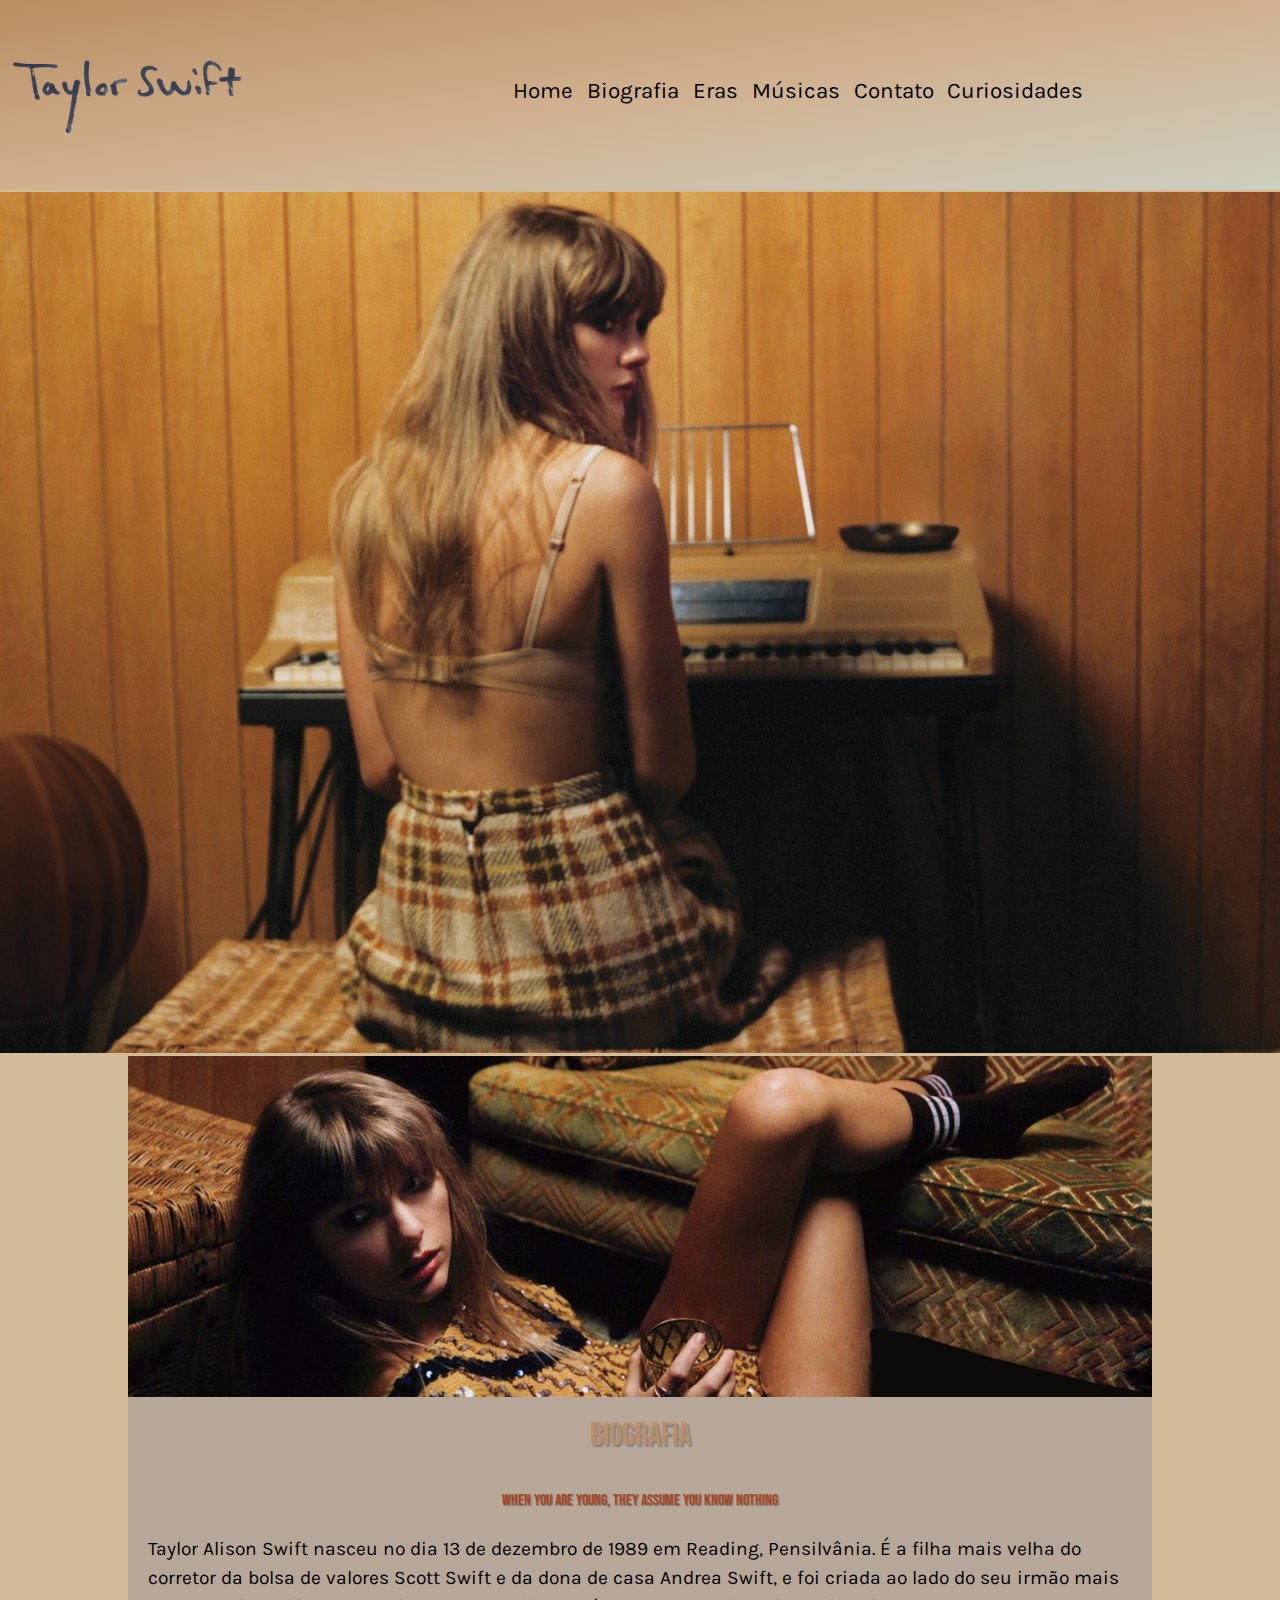
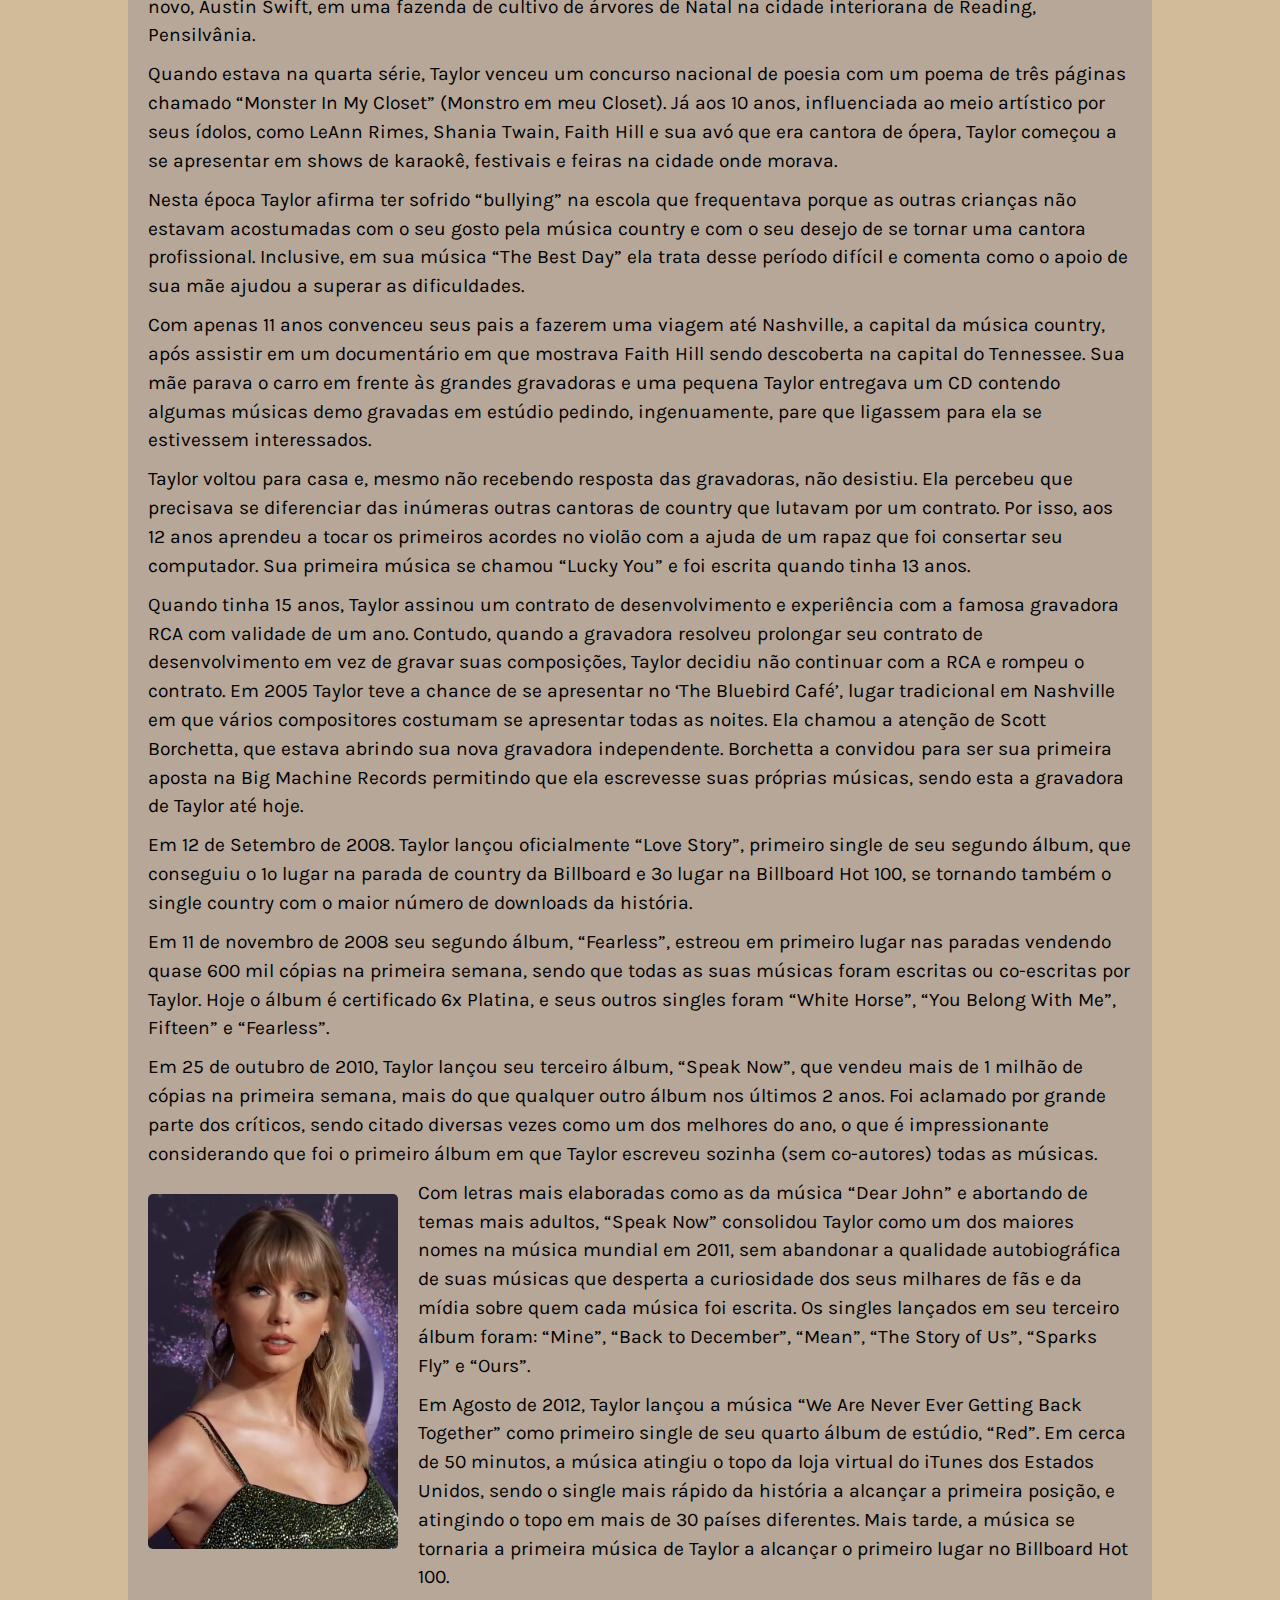
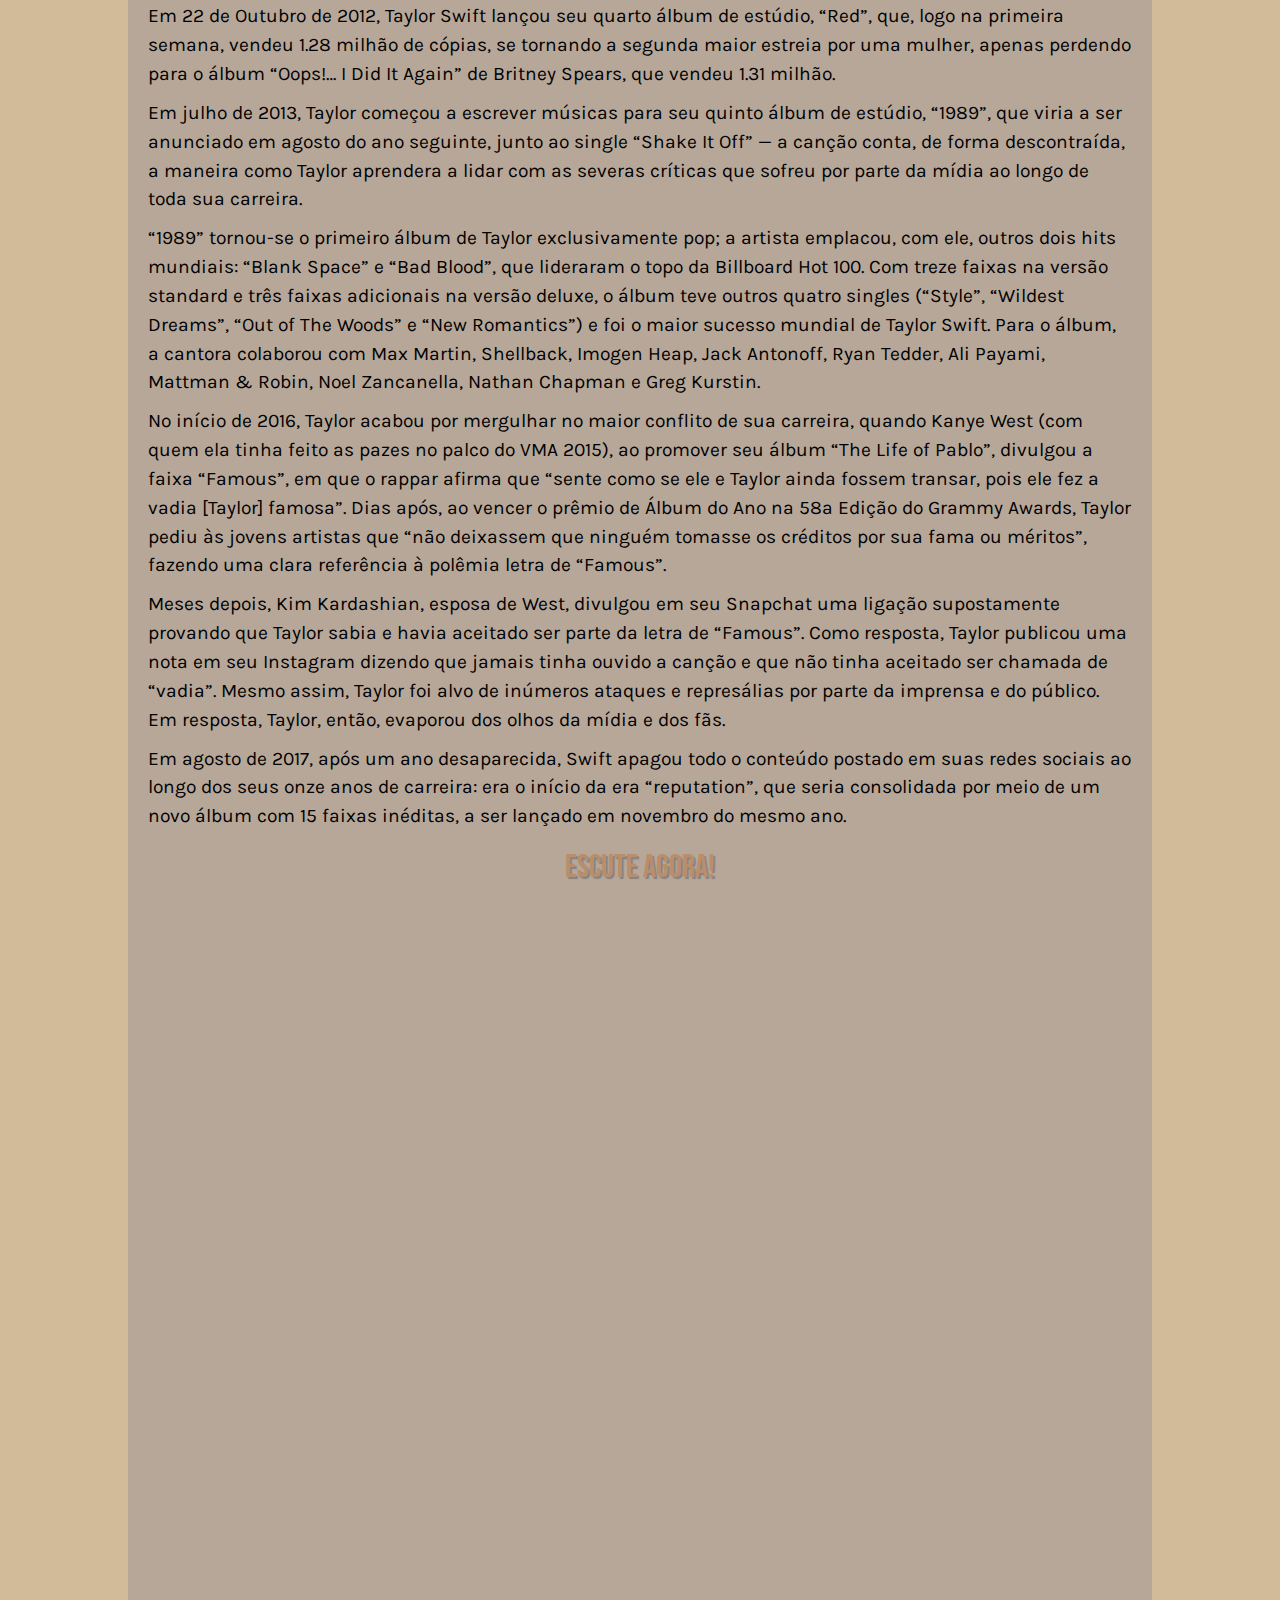
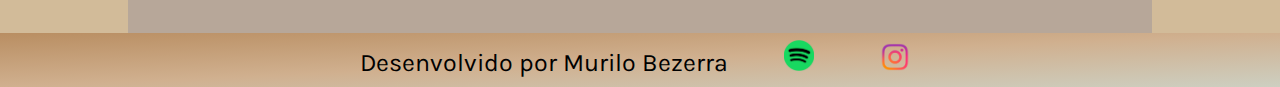
<file: index.html>
<!DOCTYPE html>
<html lang="pt-br">

<head>
	<meta charset="UTF-8">
	<meta http-equiv="X-UA-Compatible" content="IE=edge">
	<meta name="viewport" content="width=device-width, initial-scale=1.0">
	<title>Taylor Swift</title>
	<link rel="stylesheet" href="css/reset.css">
	<link rel="stylesheet" href="css/style.css">
	<link rel="shortcut icon" href="img/favicon.ico" type="image/x-icon">
	<link href="https://fonts.googleapis.com/css2?family=Bebas+Neue&display=swap" rel="stylesheet">
	<link href="https://fonts.googleapis.com/css2?family=Karla:wght@200&display=swap" rel="stylesheet">
</head>

<body>
	<header class="fix">
		<div class="logo">
			<a href="index.html"><img class="logo-topo" src="img/logo/logotop.png" alt="logo1989"></a>
		</div>
		<nav class="itens_menu">
			<ul>
				<li><a href="index.html">Home</a></li>
				<li><a href="index.html#biogra">Biografia</a></li>
				<li><a href="eras.html">Eras</a></li>
				<li><a href="trilhas.html">Músicas</a></li>
				<li><a href="contato.html">Contato</a></li>
				<li><a href="curiosidades.html">Curiosidades</a></li>

			</ul>
		</nav>
	</header>
	<figure>
		<a href="https://open.spotify.com/artist/06HL4z0CvFAxyc27GXpf02"><img class="banner" src="img/taylor.jpg"
				alt="banner taylor swift"></a>
	</figure>
	<div class="container">
		<section>
			<section class="p" id="biogra">
				<img class="biog" src="img/tsturne.jpg" alt="the eras tour">
				<h1>Biografia</h1>

				<h2> When you are young, they assume you know nothing</h2>
				<p>Taylor Alison Swift nasceu no dia 13 de dezembro de 1989 em Reading, Pensilvânia. É a filha mais
					velha do corretor da bolsa de valores Scott Swift e da dona de casa Andrea Swift, e foi criada ao
					lado do seu irmão mais novo, Austin Swift, em uma fazenda de cultivo de árvores de Natal na cidade
					interiorana de Reading, Pensilvânia.</p>
				<p>Quando estava na quarta série, Taylor venceu um concurso nacional de poesia com um poema de três
					páginas chamado “Monster In My Closet” (Monstro em meu Closet). Já aos 10 anos, influenciada ao meio
					artístico por seus ídolos, como LeAnn Rimes, Shania Twain, Faith Hill e sua avó que era cantora de
					ópera, Taylor começou a se apresentar em shows de karaokê, festivais e feiras na cidade onde morava.
				</p>
				<p>Nesta época Taylor afirma ter sofrido “bullying” na escola que frequentava porque as outras crianças
					não estavam acostumadas com o seu gosto pela música country e com o seu desejo de se tornar uma
					cantora profissional. Inclusive, em sua música “The Best Day” ela trata desse período difícil e
					comenta como o apoio de sua mãe ajudou a superar as dificuldades.</p>
				<p>Com apenas 11 anos convenceu seus pais a fazerem uma viagem até Nashville, a capital da música
					country, após assistir em um documentário em que mostrava Faith Hill sendo descoberta na capital do
					Tennessee. Sua mãe parava o carro em frente às grandes gravadoras e uma pequena Taylor entregava um
					CD contendo algumas músicas demo gravadas em estúdio pedindo, ingenuamente, pare que ligassem para
					ela se estivessem interessados.</p>
				<p>Taylor voltou para casa e, mesmo não recebendo resposta das gravadoras, não desistiu. Ela percebeu
					que precisava se diferenciar das inúmeras outras cantoras de country que lutavam por um contrato.
					Por isso, aos 12 anos aprendeu a tocar os primeiros acordes no violão com a ajuda de um rapaz que
					foi consertar seu computador. Sua primeira música se chamou “Lucky You” e foi escrita quando tinha
					13 anos.</p>
				<p>Quando tinha 15 anos, Taylor assinou um contrato de desenvolvimento e experiência com a famosa
					gravadora RCA com validade de um ano. Contudo, quando a gravadora resolveu prolongar seu contrato de
					desenvolvimento em vez de gravar suas composições, Taylor decidiu não continuar com a RCA e rompeu o
					contrato. Em 2005 Taylor teve a chance de se apresentar no ‘The Bluebird Café’, lugar tradicional em
					Nashville em que vários compositores costumam se apresentar todas as noites. Ela chamou a atenção de
					Scott Borchetta, que estava abrindo sua nova gravadora independente. Borchetta a convidou para ser
					sua primeira aposta na Big Machine Records permitindo que ela escrevesse suas próprias músicas,
					sendo esta a gravadora de Taylor até hoje.</p>
				<p>Em 12 de Setembro de 2008. Taylor lançou oficialmente “Love Story”, primeiro single de seu segundo
					álbum, que conseguiu o 1º lugar na parada de country da Billboard e 3º lugar na Billboard Hot 100,
					se tornando também o single country com o maior número de downloads da história.</p>
				<p>Em 11 de novembro de 2008 seu segundo álbum, “Fearless”, estreou em primeiro lugar nas paradas
					vendendo quase 600 mil cópias na primeira semana, sendo que todas as suas músicas foram escritas ou
					co-escritas por Taylor. Hoje o álbum é certificado 6x Platina, e seus outros singles foram “White
					Horse”, “You Belong With Me”, Fifteen” e “Fearless”.</p>
				<p>Em 25 de outubro de 2010, Taylor lançou seu terceiro álbum, “Speak Now”, que vendeu mais de 1 milhão
					de cópias na primeira semana, mais do que qualquer outro álbum nos últimos 2 anos. Foi aclamado por
					grande parte dos críticos, sendo citado diversas vezes como um dos melhores do ano, o que é
					impressionante considerando que foi o primeiro álbum em que Taylor escreveu sozinha (sem co-autores)
					todas as músicas.</p>
				<figure>
					<img class="imgfloat" src="img/float.png" alt="imgtay" width="250">
				</figure>
				<p>Com letras mais elaboradas como as da música “Dear John” e abortando de temas mais adultos, “Speak
					Now” consolidou Taylor como um dos maiores nomes na música mundial em 2011, sem abandonar a
					qualidade autobiográfica de suas músicas que desperta a curiosidade dos seus milhares de fãs e da
					mídia sobre quem cada música foi escrita. Os singles lançados em seu terceiro álbum foram: “Mine”,
					“Back to December”, “Mean”, “The Story of Us”, “Sparks Fly” e “Ours”.</p>
				<p>Em Agosto de 2012, Taylor lançou a música “We Are Never Ever Getting Back Together” como primeiro
					single de seu quarto álbum de estúdio, “Red”. Em cerca de 50 minutos, a música atingiu o topo da
					loja virtual do iTunes dos Estados Unidos, sendo o single mais rápido da história a alcançar a
					primeira posição, e atingindo o topo em mais de 30 países diferentes. Mais tarde, a música se
					tornaria a primeira música de Taylor a alcançar o primeiro lugar no Billboard Hot 100.</p>
				<p>Em 22 de Outubro de 2012, Taylor Swift lançou seu quarto álbum de estúdio, “Red”, que, logo na
					primeira semana, vendeu 1.28 milhão de cópias, se tornando a segunda maior estreia por uma mulher,
					apenas perdendo para o álbum “Oops!… I Did It Again” de Britney Spears, que vendeu 1.31 milhão.</p>
				<p>Em julho de 2013, Taylor começou a escrever músicas para seu quinto álbum de estúdio, “1989”, que
					viria a ser anunciado em agosto do ano seguinte, junto ao single “Shake It Off” — a canção conta, de
					forma descontraída, a maneira como Taylor aprendera a lidar com as severas críticas que sofreu por
					parte da mídia ao longo de toda sua carreira.</p>
				<p>“1989” tornou-se o primeiro álbum de Taylor exclusivamente pop; a artista emplacou, com ele, outros
					dois hits mundiais: “Blank Space” e “Bad Blood”, que lideraram o topo da Billboard Hot 100. Com
					treze faixas na versão standard e três faixas adicionais na versão deluxe, o álbum teve outros
					quatro singles (“Style”, “Wildest Dreams”, “Out of The Woods” e “New Romantics”) e foi o maior
					sucesso mundial de Taylor Swift. Para o álbum, a cantora colaborou com Max Martin, Shellback, Imogen
					Heap, Jack Antonoff, Ryan Tedder, Ali Payami, Mattman & Robin, Noel Zancanella, Nathan Chapman e
					Greg Kurstin.</p>
				<p>No início de 2016, Taylor acabou por mergulhar no maior conflito de sua carreira, quando Kanye West
					(com quem ela tinha feito as pazes no palco do VMA 2015), ao promover seu álbum “The Life of Pablo”,
					divulgou a faixa “Famous”, em que o rappar afirma que “sente como se ele e Taylor ainda fossem
					transar, pois ele fez a vadia [Taylor] famosa”. Dias após, ao vencer o prêmio de Álbum do Ano na 58ª
					Edição do Grammy Awards, Taylor pediu às jovens artistas que “não deixassem que ninguém tomasse os
					créditos por sua fama ou méritos”, fazendo uma clara referência à polêmia letra de “Famous”.</p>
				<p>Meses depois, Kim Kardashian, esposa de West, divulgou em seu Snapchat uma ligação supostamente
					provando que Taylor sabia e havia aceitado ser parte da letra de “Famous”. Como resposta, Taylor
					publicou uma nota em seu Instagram dizendo que jamais tinha ouvido a canção e que não tinha aceitado
					ser chamada de “vadia”. Mesmo assim, Taylor foi alvo de inúmeros ataques e represálias por parte da
					imprensa e do público. Em resposta, Taylor, então, evaporou dos olhos da mídia e dos fãs.</p>
				<p>Em agosto de 2017, após um ano desaparecida, Swift apagou todo o conteúdo postado em suas redes
					sociais ao longo dos seus onze anos de carreira: era o início da era “reputation”, que seria
					consolidada por meio de um novo álbum com 15 faixas inéditas, a ser lançado em novembro do mesmo
					ano.</p>
			</section>
		</section>
		<section>
			<div class="container">
				<h1>ESCUTE AGORA!</h1>
				<div>
					<iframe class="card_spotify"
						src="https://open.spotify.com/embed/album/5AEDGbliTTfjOB8TSm1sxt?utm_source=generator"
						width="100%" height="352" frameBorder="0" allowfullscreen=""
						allow="autoplay; clipboard-write; encrypted-media; fullscreen; picture-in-picture"
						loading="lazy"></iframe>
				</div>
				<div class="row">
					<div class="col-2">
						<iframe style="border-radius:12px; margin-bottom: 5%; padding: 5px;"
							src="https://open.spotify.com/embed/album/4hDok0OAJd57SGIT8xuWJH?utm_source=generator"
							width="100%" height="352" frameBorder="0" allowfullscreen=""
							allow="autoplay; clipboard-write; encrypted-media; fullscreen; picture-in-picture"
							loading="lazy"></iframe>
					</div>
					<div class="col-2">
						<iframe style="border-radius:12px; margin-bottom: 5%; padding: 5px;"
							src="https://open.spotify.com/embed/album/6kZ42qRrzov54LcAk4onW9?utm_source=generator"
							width="100%" height="352" frameBorder="0" allowfullscreen=""
							allow="autoplay; clipboard-write; encrypted-media; fullscreen; picture-in-picture"
							loading="lazy"></iframe>
					</div>
				</div>
			</div>
		</section>
	</div>
	<footer>
			<div>
		<p>Desenvolvido por Murilo Bezerra</p>
		<p><a href="https://open.spotify.com/user/31hq544tqypgfvqost6uupbhsdjm?si=ebdb92586df64f1f"><img
					src="img/spotifylogo.png" alt="" width="30px"></a></p>
		<p><a href="http://https://www.instagram.com/httpmuribs/"><img src="img/insta logo.png" alt="" width="50px"></a></p>
			</div>
	</footer>
</body>

</html>
</file>
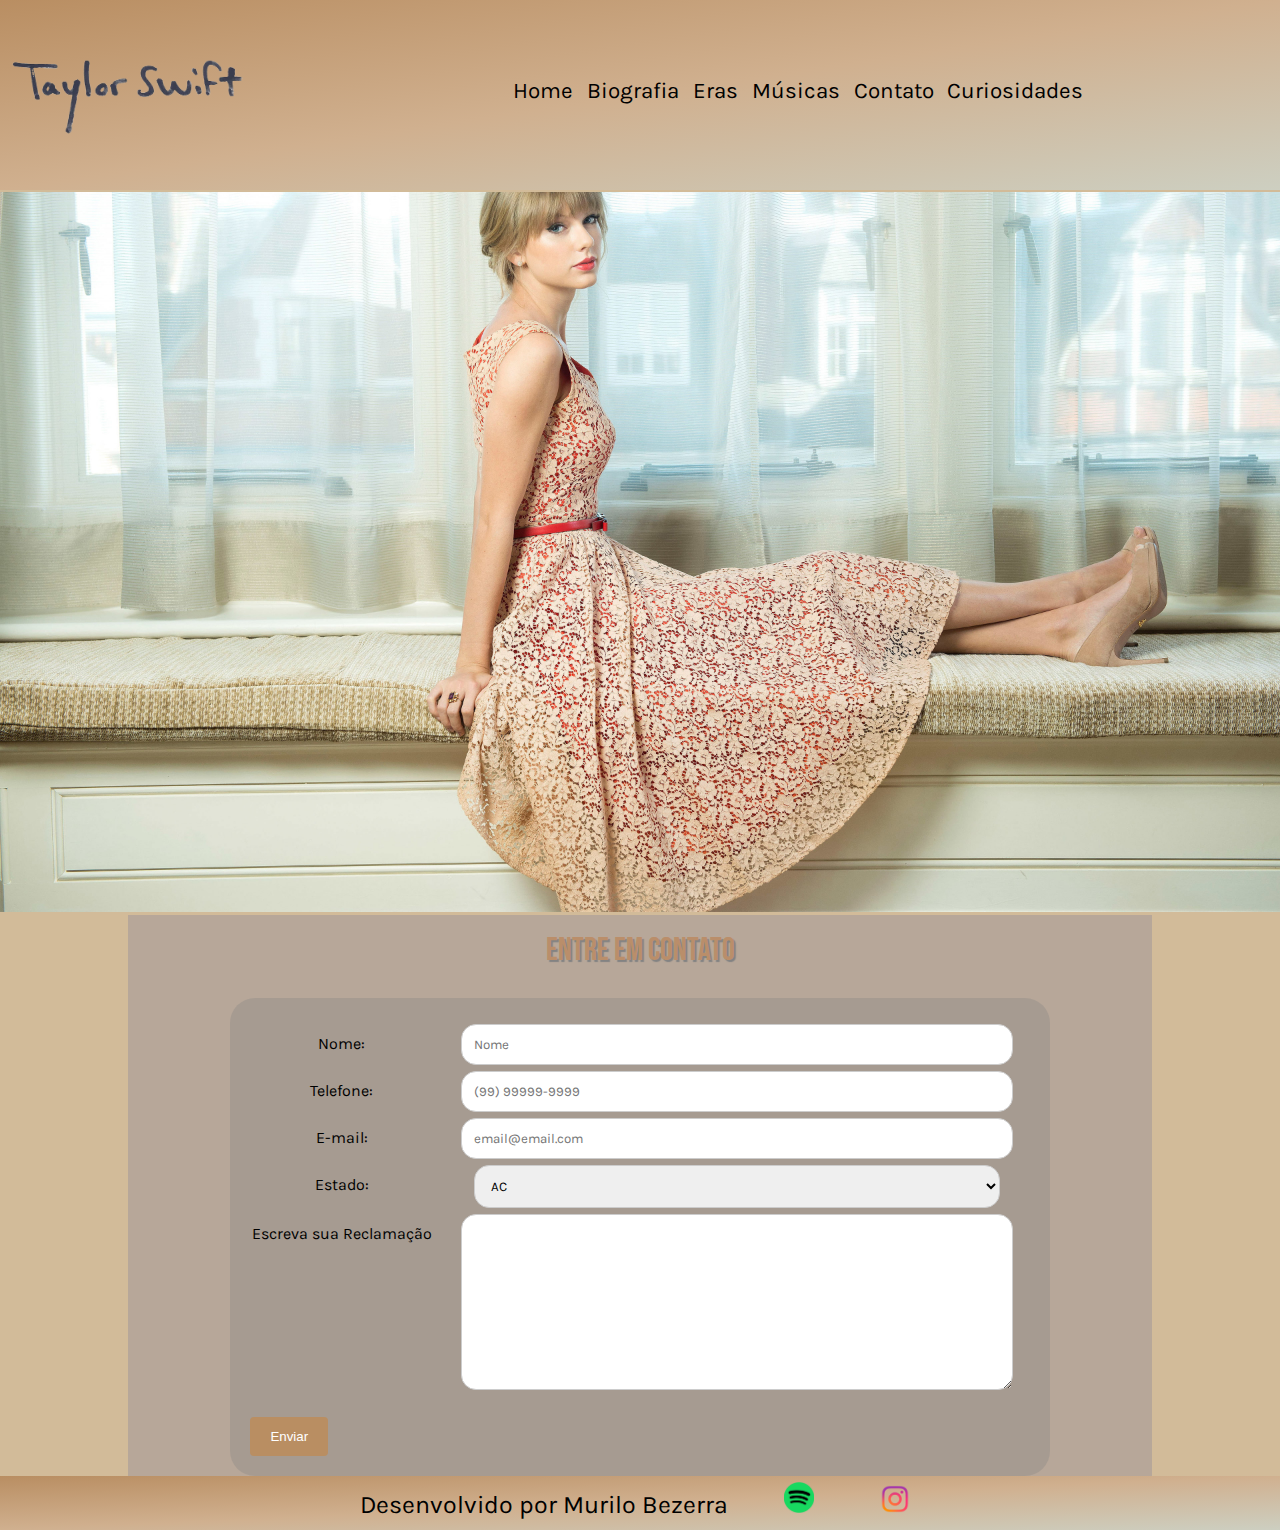
<file: contato.html>
<!DOCTYPE html>
<html lang="pt-br">

<head>
	<meta charset="UTF-8">
	<meta http-equiv="X-UA-Compatible" content="IE=edge">
	<meta name="viewport" content="width=device-width, initial-scale=1.0">
	<title>Taylor Swift</title>
	<link rel="stylesheet" href="css/reset.css">
	<link rel="stylesheet" href="css/style.css">
	<link rel="shortcut icon" href="img/favicon.ico" type="image/x-icon">
	<link href="https://fonts.googleapis.com/css2?family=Bebas+Neue&display=swap" rel="stylesheet">
	<link href="https://fonts.googleapis.com/css2?family=Karla:wght@200&display=swap" rel="stylesheet">
</head>

<body>
	<header class="fix">
		<div class="logo">
			<a href="index.html"><img class="logo-topo" src="img/logo/logotop.png" alt="logo1989"></a>
		</div>
		<nav class="itens_menu">
			<ul>
				<li><a href="index.html">Home</a></li>
				<li><a href="index.html#biogra">Biografia</a></li>
				<li><a href="eras.html">Eras</a></li>
				<li><a href="trilhas.html">Músicas</a></li>
				<li><a href="contato.html">Contato</a></li>
				<li><a href="curiosidades.html">Curiosidades</a></li>

			</ul>
		</nav>
	</header>
	<figure>
		<a href="https://open.spotify.com/artist/06HL4z0CvFAxyc27GXpf02"><img class="banner" src="img/bannertrilhas.jpg"
				alt="banner taylor swift"></a>
	</figure>
	<div class="container">
		<section>
            <h1>Entre em contato</h1>
            <div class="borderform">
                <form action="#">
                    <div class="row">
                        <div class="col-4">
                            <label for="#">Nome: </label>
                        </div>
                        <div class="col-3">
                            <input type="text" name="#" id="#" placeholder="Nome">  
                        </div>
                    </div>
                    <div class="row">
                        <div class="col-4">
                            <label for="#">Telefone: </label>
                        </div>
                        <div class="col-3">
                            <input type="tel" name="#" id="#" placeholder="(99) 99999-9999">
                        </div>
                    </div>
                    <div class="row">
                        <div class="col-4">
                            <label for="#">E-mail: </label>
                        </div>
                        <div class="col-3">
                            <input type="email" name="#" id="#" placeholder="email@email.com">
                        </div>
                    </div>
                    <div class="row">
                        <div class="col-4">
                            <label for="#">Estado: </label> 
                        </div>
                        <div class="col-3">
                            <select name="" id="">
								<option value="ac">AC</option>
								<option value="al">AL</option>
								<option value="ap">AP</option>
								<option value="am">AM</option>
								<option value="ba">BA</option>
								<option value="ce">CE</option>
								<option value="es">ES</option>
								<option value="go">GO</option>
								<option value="ma">MA</option>
								<option value="mt">MT</option>
								<option value="ms">MS</option>
								<option value="mg">MG</option>
								<option value="pa">PA</option>
								<option value="pb">PB</option>
								<option value="pe">PE</option>
								<option value="pi">PI</option>
								<option value="pr">PR</option>
								<option value="rj">RJ</option>
								<option value="rn">RN</option>
								<option value="rs">RS</option>
								<option value="ro">RO</option>
								<option value="rr">RR</option>
								<option value="sc">SC</option>
								<option value="sp">SP</option>
								<option value="se">SE</option>
								<option value="to">TO</option>
								<option value="df">DF</option>
                            </select>
                        </div>
                    </div>
                    <div class="row">
                        <div class="col-4">
                            <label for="#">Escreva sua Reclamação</label>  
                        </div>
                        <div class="col-3">
                            <textarea name="#" id="#" cols="50" rows="10"></textarea>
                        </div>
                    </div>
                    <div class="row buttonform">
                        <input type="submit" value="Enviar">                        
                    </div>
                </form>
            </div>
            

        </section>
    </div>
	<footer>
		<div>
			<p>Desenvolvido por Murilo Bezerra</p>
			<p><a href="https://open.spotify.com/user/31hq544tqypgfvqost6uupbhsdjm?si=ebdb92586df64f1f"><img
						src="img/spotifylogo.png" alt="" width="30px"></a></p>
			<p><a href="http://https://www.instagram.com/httpmuribs/"><img src="img/insta logo.png" alt=""
						width="50px"></a></p>
		</div>
	</footer>
</body>

</html>
</file>
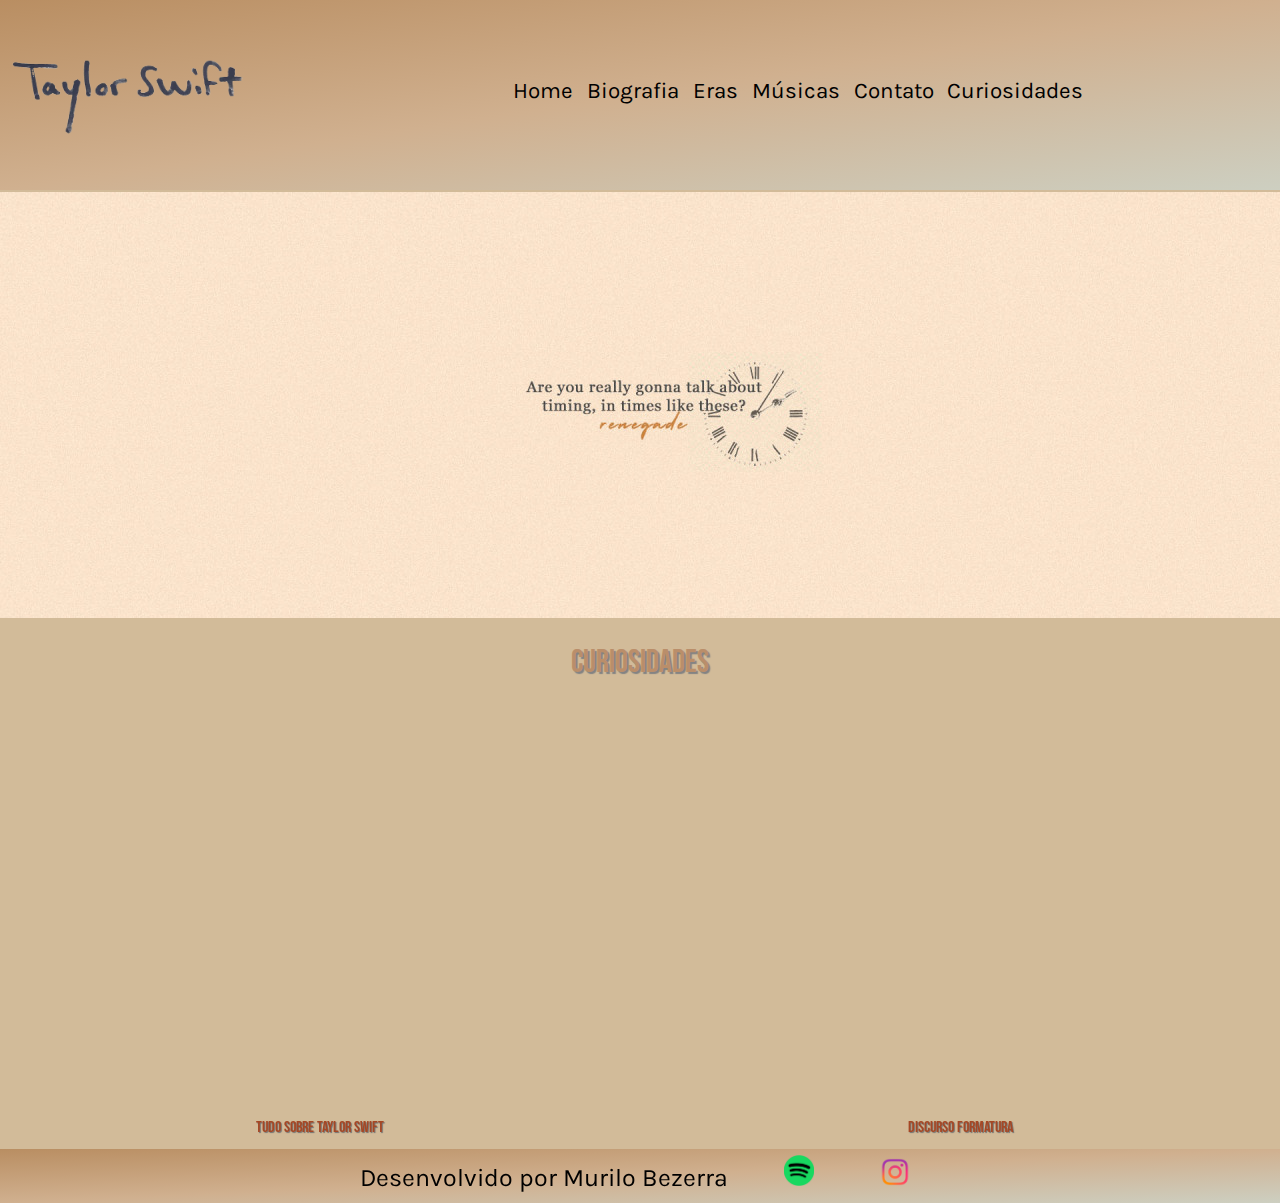
<file: curiosidades.html>
<!DOCTYPE html>
<html lang="pt-br">

<head>
	<meta charset="UTF-8">
	<meta http-equiv="X-UA-Compatible" content="IE=edge">
	<meta name="viewport" content="width=device-width, initial-scale=1.0">
	<title>Taylor Swift</title>
	<link rel="stylesheet" href="css/reset.css">
	<link rel="stylesheet" href="css/style.css">
	<link rel="shortcut icon" href="img/favicon.ico" type="image/x-icon">
	<link href="https://fonts.googleapis.com/css2?family=Bebas+Neue&display=swap" rel="stylesheet">
	<link href="https://fonts.googleapis.com/css2?family=Karla:wght@200&display=swap" rel="stylesheet">
</head>

<body>
	<header class="fix">
		<div class="logo">
			<a href="index.html"><img class="logo-topo" src="img/logo/logotop.png" alt="logo1989"></a>
		</div>
		<nav class="itens_menu">
			<ul>
				<li><a href="index.html">Home</a></li>
				<li><a href="index.html#biogra">Biografia</a></li>
				<li><a href="eras.html">Eras</a></li>
				<li><a href="trilhas.html">Músicas</a></li>
				<li><a href="contato.html">Contato</a></li>
				<li><a href="curiosidades.html">Curiosidades</a></li>

			</ul>
		</nav>
	</header>
	<figure>
		<a href="https://open.spotify.com/artist/06HL4z0CvFAxyc27GXpf02"><img class="banner" src="img/bannercurio.jpg"
				alt="banner taylor swift"></a>
	</figure>

	<section id="tdsobre">
		<h1>Curiosidades</h1>
		<div class="row">
			<div class="col-2">

				<iframe width="80%" height="400" src="https://www.youtube.com/embed/xn24Nu6CVhQ"
					title="YouTube video player" frameborder="0"
					allow="accelerometer; autoplay; clipboard-write; encrypted-media; gyroscope; picture-in-picture; web-share"
					allowfullscreen></iframe>
				<div>
					<h2>TUDO SOBRE TAYLOR SWIFT</h2>
				</div>
			</div>
			<div class="col-2">
				<iframe width="80%" height="400" src="https://www.youtube.com/embed/ZBg4_W0J8AE"
					title="YouTube video player" frameborder="0"
					allow="accelerometer; autoplay; clipboard-write; encrypted-media; gyroscope; picture-in-picture; web-share"
					allowfullscreen></iframe>
				<div>
					<h2>DISCURSO FORMATURA</h2>
				</div>
			</div>
		</div>
	</section>
	<footer>
		<div>
	<p>Desenvolvido por Murilo Bezerra</p>
	<p><a href="https://open.spotify.com/user/31hq544tqypgfvqost6uupbhsdjm?si=ebdb92586df64f1f"><img
				src="img/spotifylogo.png" alt="" width="30px"></a></p>
	<p><a href="http://https://www.instagram.com/httpmuribs/"><img src="img/insta logo.png" alt="" width="50px"></a></p>
		</div>
</footer>
</body>
</html>
</file>
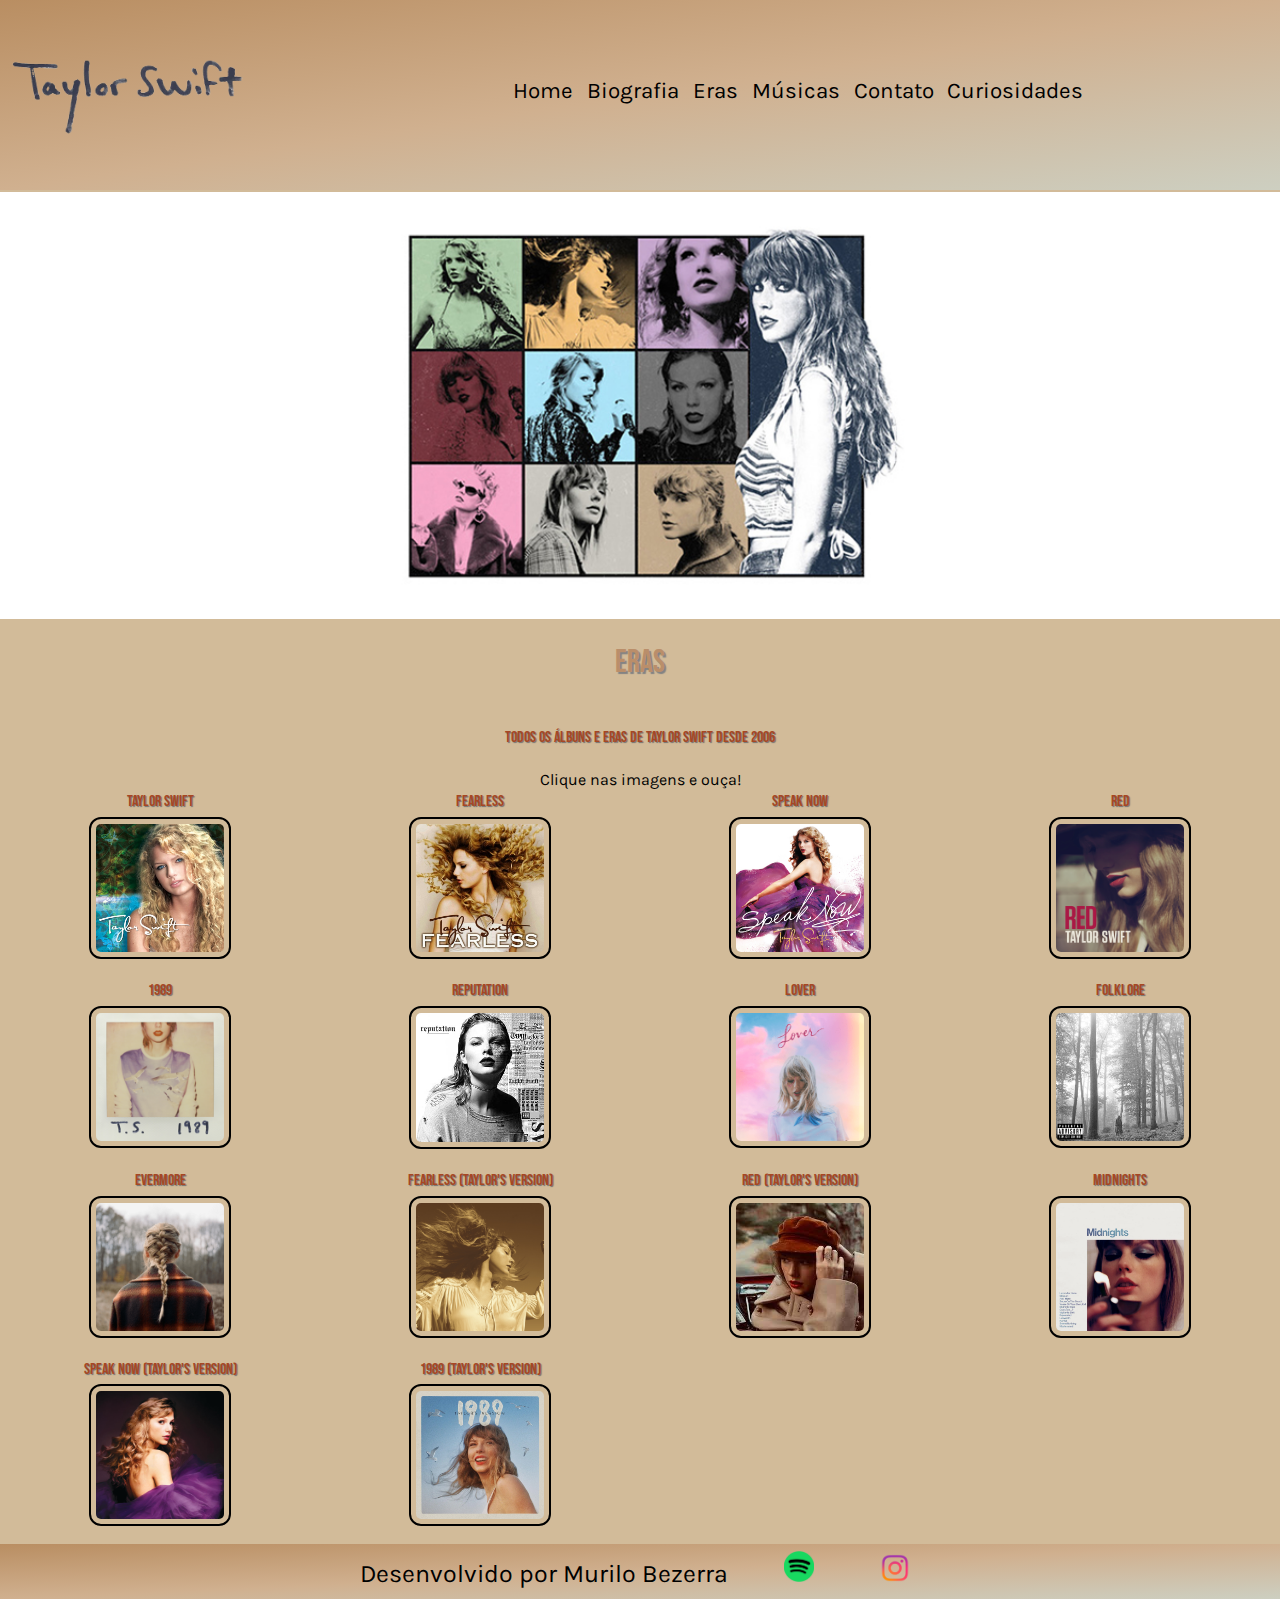
<file: eras.html>
<!DOCTYPE html>
<html lang="pt-br">

<head>
    <meta charset="UTF-8">
    <meta http-equiv="X-UA-Compatible" content="IE=edge">
    <meta name="viewport" content="width=device-width, initial-scale=1.0">
    <title>Taylor Swift</title>
    <link rel="stylesheet" href="css/reset.css">
    <link rel="stylesheet" href="css/style.css">
    <link rel="shortcut icon" href="img/favicon.ico" type="image/x-icon">
    <link href="https://fonts.googleapis.com/css2?family=Bebas+Neue&display=swap" rel="stylesheet">
    <link href="https://fonts.googleapis.com/css2?family=Karla:wght@200&display=swap" rel="stylesheet">
</head>

<body>
    <header class="fix">
		<div class="logo">
			<a href="index.html"><img class="logo-topo" src="img/logo/logotop.png" alt="logo1989"></a>
		</div>
		<nav class="itens_menu">
			<ul>
				<li><a href="index.html">Home</a></li>
				<li><a href="index.html#biogra">Biografia</a></li>
				<li><a href="eras.html">Eras</a></li>
				<li><a href="trilhas.html">Músicas</a></li>
				<li><a href="contato.html">Contato</a></li>
				<li><a href="curiosidades.html">Curiosidades</a></li>

			</ul>
		</nav>
	</header>
        <figure>
            <a href="https://open.spotify.com/artist/06HL4z0CvFAxyc27GXpf02"><img class="banner" src="img/bannereras.jpg"
				alt="banner taylor swift"></a>
        </figure>
    <section id="erastay">
        <article>
            <h1>Eras</h1>
            <h2>Todos os álbuns e eras de Taylor Swift desde 2006</h2>
            <h3>Clique nas imagens e ouça!</h3>
            <div class="row">
                <div class="col-6">
                    <h2> Taylor Swift</h2>
                    <a href="https://open.spotify.com/intl-pt/album/5eyZZoQEFQWRHkV2xgAeBw?si=lSulurz_QuOCpKu_AbVCVw"><img
                            class="imgalbum" src="img/tsdebut.jpg" alt="debut taylor swift"></a>
                </div>
                <div class="col-6">
                    <h2>Fearless</h2>
                    <a href="https://open.spotify.com/intl-pt/album/2gP2LMVcIFgVczSJqn340t?si=8t33_V2lRHGqcfTJDrUaow"><img
                            class="imgalbum" src="img/fearless.jpg" alt="Fearless"></a>
                </div>
                <div class="col-6">
                    <h2>Speak Now</h2>
                    <a href="https://open.spotify.com/intl-pt/album/6Ar2o9KCqcyYF9J0aQP3au?si=nzRVM3UNSyO-bEbBbDdXVQ"><img
                            class="imgalbum" src="img/speaknow.jpg" alt="taylor swift speak now"></a>
                </div>
                <div class="col-6">
                    <h2>RED</h2>
                    <a href="https://open.spotify.com/intl-pt/album/1KVKqWeRuXsJDLTW0VuD29?si=kPvareZfRH6FAGWtGLoVHg"><img
                            class="imgalbum" src="img/RED.png" alt="taylor swift red stolen"></a>
                </div>
                <div class="col-6">
                    <h2>1989</h2>
                    <a href="https://open.spotify.com/intl-pt/album/1yGbNOtRIgdIiGHOEBaZWf?si=ByVb4NvUSZ-wbcnVoqE6Kg"><img
                            class="imgalbum" src="img/1989.png" alt="1989 taylor swift"></a>
                </div>
                <div class="col-6">
                    <h2>Reputation</h2>
                    <a href="https://open.spotify.com/intl-pt/album/6DEjYFkNZh67HP7R9PSZvv?si=j5UZiGyMQ8WkkPnws-SxRg"><img
                            class="imgalbum" src="img/reputation.jpg" alt="rep taylor swift"></a>
                </div>
                <div class="col-6">
                    <h2>Lover</h2>
                    <a href="https://open.spotify.com/intl-pt/album/1NAmidJlEaVgA3MpcPFYGq?si=4opSjPSARR2nmXcMojN8Uw"><img
                            class="imgalbum" src="img/lover.png" alt="lover"></a>
                </div>
                <div class="col-6">
                    <h2>Folklore</h2>
                    <a href="https://open.spotify.com/intl-pt/album/1pzvBxYgT6OVwJLtHkrdQK?si=jlCY5BKdSPGi2icBoyIU4Q"><img
                            class="imgalbum" src="img/folklore.jpg" alt="folklore"></a>
                </div>
                <div class="col-6">
                    <h2>Evermore</h2>
                    <a href="https://open.spotify.com/intl-pt/album/6AORtDjduMM3bupSWzbTSG?si=IN_OgAdsSZy3kwO0hTGBCg"><img
                            class="imgalbum" src="img/evermore.png" alt="evermore"></a>
                </div>
                <div class="col-6">
                    <h2>Fearless (Taylor's Version)</h2>
                    <a href="https://open.spotify.com/intl-pt/album/4hDok0OAJd57SGIT8xuWJH?si=u-HPiPhpQ7ybmg7p-w9FWA"><img
                            class="imgalbum" src="img/fearlesstv.png" alt="fearless tv"></a>
                </div>
                <div class="col-6">
                    <h2>Red (Taylor's Version)</h2>
                    <a href="https://open.spotify.com/intl-pt/album/6kZ42qRrzov54LcAk4onW9?si=w7fwcrwYRMy-UDHbrUdwgg"><img
                            class="imgalbum" src="img/redtv.jfif" alt="red tv"></a>
                </div>
                <div class="col-6">
                    <h2>Midnights</h2>
                    <a href="https://open.spotify.com/intl-pt/album/151w1FgRZfnKZA9FEcg9Z3?si=vE_x1HRSTYuiAQedok6wAA"><img
                            class="imgalbum" src="img/midnights.png" alt="midnights"></a>
                </div>
                <div class="col-6">
                    <h2>Speak Now (Taylor's Version)</h2>
                    <a href="https://open.spotify.com/album/6Ar2o9KCqcyYF9J0aQP3au?si=BccWGCEnTe6Kc-CCnWHXvA"><img
                            class="imgalbum" src="img/speaknowtv.jpg" alt="sn tv"></a>
                </div>
                <div class="col-6">
                    <h2>1989 (Taylor's Version)</h2>
                    <a href="https://open.spotify.com/album/6Ar2o9KCqcyYF9J0aQP3au?si=BccWGCEnTe6Kc-CCnWHXvA"><img
                            class="imgalbum" src="img/1989-taylors-version.webp" alt="1989 tv"></a>
                </div>
            </div>
        </article>
    </section>
    <footer>
        <div>
    <p>Desenvolvido por Murilo Bezerra</p>
    <p><a href="https://open.spotify.com/user/31hq544tqypgfvqost6uupbhsdjm?si=ebdb92586df64f1f"><img
                src="img/spotifylogo.png" alt="" width="30px"></a></p>
    <p><a href="http://https://www.instagram.com/httpmuribs/"><img src="img/insta logo.png" alt="" width="50px"></a></p>
        </div>
</footer>
    </body>
    </html>
</file>
<file: css/style.css>
html {
    scroll-behavior: smooth;
}

body {
    background-color: #D2BB99;
}

h1 {
    color: #BA8E6A;
    text-align: center;
    font-family: 'Bebas Neue', cursive;
    font-size: 2em;
    text-shadow: 2px 2px 1px #838383;
    padding-bottom: 2%;
    padding-top: 2%;


}

header {
    width: 100%;
    background-image: linear-gradient(to bottom right, #B98E62, #D0B08F, #CDCFC1);
    font-family: 'Karla', sans-serif;

}

.fix {
    position: fixed;
    top: 0;
    left: 0;
    right: 0;
    z-index: 1;

}

.logo {
    text-align: left;
    font-size: 1.4em;
}

nav {
    font-size: 1.4em;
}

.banner {
    width: 100%;
}

.container {
    background-color: #B7A799;
    width: 80%;
    margin: auto;
    font-family: 'Karla', sans-serif;



}

footer {
    background-image: linear-gradient(to bottom right, #B98E62, #D0B08F, #CDCFC1);
    color: black;
    font-size: 1.3em;
    text-align: center;
    font-family: 'Karla', sans-serif;
}

footer p{
    display: inline-flex;
}
.biog {
    width: 100%;
}

p {
    margin-right: 2%;
    margin-left: 2%;
    padding-top: 0.5%;
    padding-bottom: 0.5%;
    font-size: 1.2em;
    line-height: 1.5;


}

h2 {
    color: #A64724;
    text-align: center;
    font-family: 'Bebas Neue', cursive;
    text-shadow: 1px 1px 1px #707070;
    padding-top: 2%;
    padding-bottom: 2%;

}

h3 {
    text-align: center;
    font-family: 'Karla', sans-serif;


}

.imgalbum {
    border: 2px solid black;
    border-radius: 12px;
    padding: 5px;
    box-shadow: #707070;
    width: 40%;
    margin-bottom: 15px;
}

.row {
    display: flex;
    flex-flow: row wrap;
    text-align: center;
}

.col-6 {
    width: 25%;
}

@media screen and (max-width: 600px) {
    .row {
        flex-direction: column;
    }

    .col-6 {
        width: 100%;
    }

    .col-2 {
        width: 100%;
    }

    .col-3 {
        width: 100%;
    }

    .banner {
        padding-top: 42%;
        width: 100%;
    }

    .logo {
        position: relative;
        text-align: center;
    }

    .container {
        display: column;
    }

    .imgfloat {
        text-align: center;
        width: 40%;
    }

    .descer{
        margin-top: 50%;
      }

      .col-3, .col-4, input[type=submit] {
        width: 100%;
        margin-top: 0;
       
      }  

      table {
        border-collapse: collapse;
        width: 100%;
      }
      
      th, td {
        text-align: left;
        padding: 8px;
      }

      td:first-child{
        width: 40%;
    } 
    td:first-child + td{
        width: 60%;
    }
    audio::-webkit-media-controls-panel{
        background-color:rgba(128, 128, 128, 0.3) !important;
    }

     
}

@media screen and (min-width: 601px) {
    header {
        flex-direction: row;
    }

    .itens_menu {
        position: absolute;
        right: 3%;
        top: 40%;
        width: 70%;

    }

    .itens_menu ul li {
        display: inline;
        margin-left: 1%;


    }

    .banner {
        padding-top: 15%;
    }

    .logo {
        padding-top: 1%;
        padding-bottom: 1%;
        text-align: left;
    }

    .card_spotify {
        width: 100%;

    }

    .descer{
        margin-top: 10%;
      }

.bannercontato{
    padding-top: 15%;
}

.col-2{
    width: 100%;
}

}

.col-2 {
    width: 50%;
}

.itens_menu {
    text-align: center;
    line-height: 1.3em;
}

.itens_menu a:hover {
    color: #D9C8A9;
    padding: 0.1%;
    background-color: #A64724;
    text-decoration: none;
    border-radius: 10%;
}


table {
    font-family: arial, sans-serif;
    border-collapse: collapse;
    width: 100%;
}

td {
    border: 1px solid #D9C8A9;
    text-align: left;
    padding: 8px;
    font-family: 'Karla', sans-serif;
    font-size: 1.5em;

}

th {
    border: 1px solid #D9C8A9;
    text-align: center;
    padding: 8px;
    font-family: 'Bebas Neue', cursive;
    font-size: 3.0em;
    text-shadow: 2px 2px 1px #838383;
    color: #A64724;
}

tr:nth-child(even) {
    background-color: #D9C8A9;
    font-family: 'Bebas Neue', cursive;
    font-size: 1.5em;

}

.listameio li {
    font-size: 1.2em;
    list-style-image: url('../img/microphone.png');
    margin-left: 10%;

}

.imgfloat {
    float: left;
    border-radius: 25px;
    padding: 20px;
}

.logo-topo {
    width: 20%;
}

.card_spotify {
    border-radius: 12px;
    margin-left: 1%;
    margin-bottom: -8px;
}

label {
    padding: 12px 12px 12px 0;
    display: inline-block;
    font-family: 'Karla'
  }

  input[type=text], select, textarea, input[type=tel], input[type=email] {
    width: 90%;
    padding: 12px;
    border: 1px solid #ccc;
    border-radius: 15px;
    resize: vertical;
    font-family: 'Karla'
  }
 
  input[type=submit] {
    background-color: #B98E62;
    color: white;
    padding: 12px 20px;
    border: none;
    border-radius: 4px;
    cursor: pointer;
    float: right;
  }
  
  input[type=submit]:hover {
    background-color: black;
    font-weight: bolder;
   
  }
  
  .buttonform{
    margin-top: 3%;
  }
  
  .borderform{
    background-color: rgba(128, 128, 128, 0.3) ;
    padding: 20px;
    border-radius: 25px;
    margin-top: 1%;
    box-sizing: border-box;
    width: 80%;
    margin-left: 10%;
 
  }

  .col-3
  {
    width: 75%;
    float: left;
    margin-top: 6px;
  }

  .col-4{
    width: 25%;
  float: left;
  margin-top: 6px;
  }

  .row:after{
    content: "";
    display: table;
    clear: both;
  }

.img_ctt{
    width: 100%;
    
}
</file>
